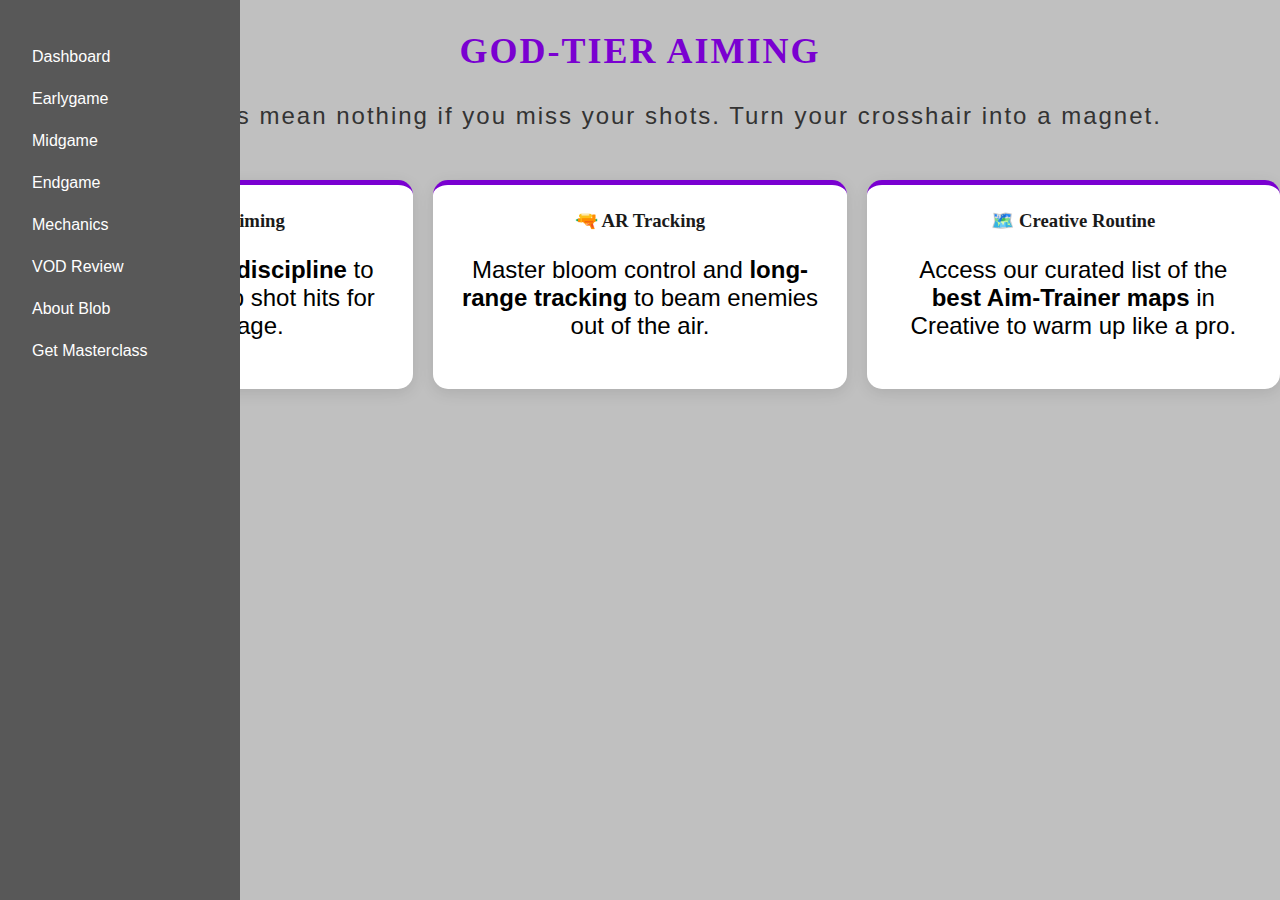
<file: Aim.html>
<!DOCTYPE html>
<html lang="de">
<head>
    <meta charset="UTF-8">
    <meta name="viewport" content="width=device-width, initial-scale=1.0">
    <link rel="stylesheet" href="style.css">
    <link rel="icon" href="favicon.jpg" type="image/x-icon">
    <title>Earlygame</title>
</head>
<body>
 
<nav class="sidebar">
    <ul>
        <li><a href="index.html">Dashboard</a></li>
        <li><a href="EarlyGame.html">Earlygame</a></li>
        <li><a href="MidGame.html">Midgame</a></li>
        <li><a href="EndGame.html">Endgame</a></li>
        <li><a href="Mechanics.html">Mechanics</a></li>
        <li><a href="VODReview.html">VOD Review</a></li>
        <li><a href="Blob.html">About Blob</a></li>
        <li><a href="BuyNow.html">Get Masterclass</a></li>
    </ul>
</nav>
 
<section class="welcome-section">
    <h2>God-Tier Aiming</h2>
    <p>Mechanics mean nothing if you miss your shots. Turn your crosshair into a magnet.</p>
</section>
<section class="features">
    <div class="feature-card">
        <h3>🎯 Shotgun Timing</h3>
        <p>Train your <strong>trigger discipline</strong> to ensure every pump shot hits for 150+ damage.</p>
    </div>
    <div class="feature-card">
        <h3>🔫 AR Tracking</h3>
        <p>Master bloom control and <strong>long-range tracking</strong> to beam enemies out of the air.</p>
    </div>
    <div class="feature-card">
        <h3>🗺️ Creative Routine</h3>
        <p>Access our curated list of the <strong>best Aim-Trainer maps</strong> in Creative to warm up like a pro.</p>
    </div>
</section>
 
 
</body>
</html>
</file>
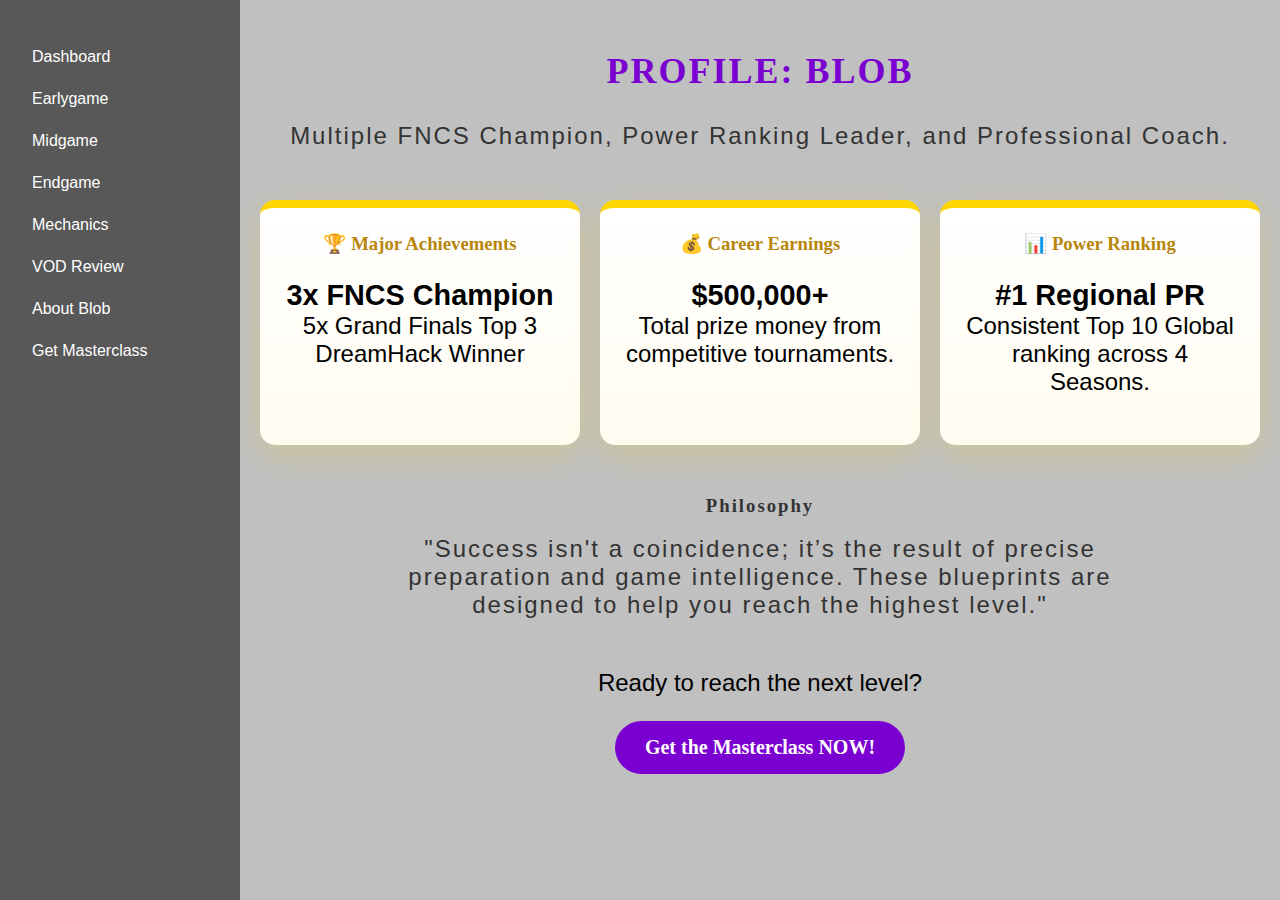
<file: Blob.html>
<!DOCTYPE html>
<html lang="en">
<head>
    <meta charset="UTF-8">
    <meta name="viewport" content="width=device-width, initial-scale=1.0">
    <link rel="stylesheet" href="style.css">
    <link rel="icon" href="favicon.jpg" type="image/x-icon">
    <title>About Blob | FNCS Champion</title>
</head>
<body>
 
<nav class="sidebar">
    <ul>
        <li><a href="index.html">Dashboard</a></li>
        <li><a href="EarlyGame.html">Earlygame</a></li>
        <li><a href="MidGame.html">Midgame</a></li>
        <li><a href="EndGame.html">Endgame</a></li>
        <li><a href="Mechanics.html">Mechanics</a></li>
        <li><a href="VODReview.html">VOD Review</a></li>
        <li><a href="Blob.html">About Blob</a></li>
        <li><a href="BuyNow.html">Get Masterclass</a></li>
    </ul>
</nav>
 
<div class="main-content">
    <section class="welcome-section">
        <h2>PROFILE: BLOB</h2>
        <p>Multiple FNCS Champion, Power Ranking Leader, and Professional Coach.</p>
    </section>
 
    <section class="features">
        <div class="feature-card highlight">
            <h3>🏆 Major Achievements</h3>
            <p><strong>3x FNCS Champion</strong><br>
               5x Grand Finals Top 3<br>
               DreamHack Winner</p>
        </div>
        <div class="feature-card highlight">
            <h3>💰 Career Earnings</h3>
            <p><strong>$500,000+</strong><br>
               Total prize money from competitive tournaments.</p>
        </div>
        <div class="feature-card highlight">
            <h3>📊 Power Ranking</h3>
            <p><strong>#1 Regional PR</strong><br>
               Consistent Top 10 Global ranking across 4 Seasons.</p>
        </div>
    </section>
 
    <section class="welcome-section" style="margin-top: 50px;">
        <h3>Philosophy</h3>
        <p style="max-width: 800px; margin: 0 auto;">
            "Success isn't a coincidence; it’s the result of precise preparation and game intelligence.
            These blueprints are designed to help you reach the highest level."
        </p>
    </section>
 
    <div class="cta-area">
        <p>Ready to reach the next level?</p>
        <a href="BuyNow.html" class="start-button">Get the Masterclass NOW!</a>
    </div>
</div>
 
</body>
</html>
</file>
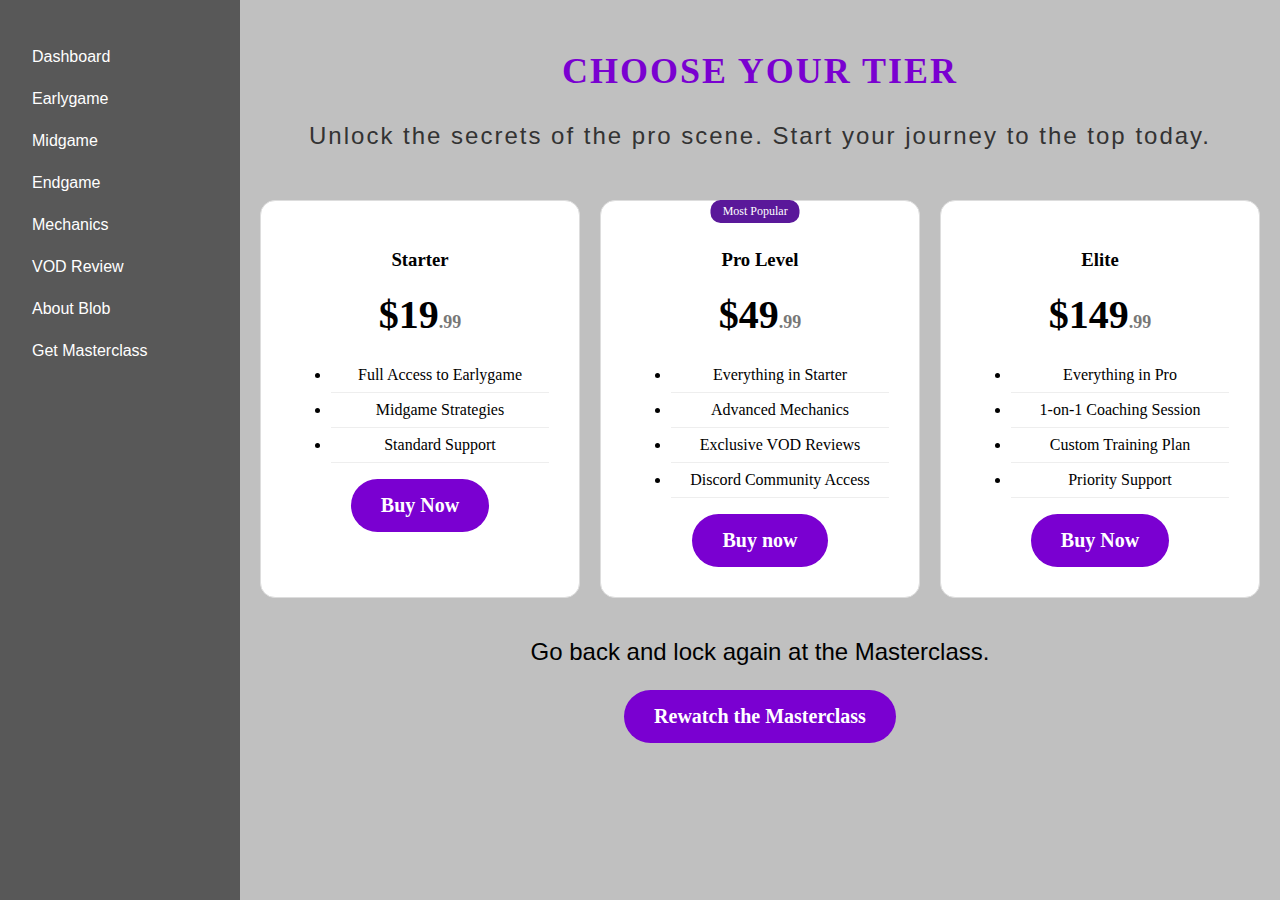
<file: BuyNow.html>
<!DOCTYPE html>
<html lang="en">
<head>
    <meta charset="UTF-8">
    <meta name="viewport" content="width=device-width, initial-scale=1.0">
    <link rel="stylesheet" href="style.css">
    <link rel="icon" href="favicon.jpg" type="image/x-icon">
    <title>Get the Masterclass | Blob</title>
</head>
<body>
 
<nav class="sidebar">
    <ul>
        <li><a href="index.html">Dashboard</a></li>
        <li><a href="EarlyGame.html">Earlygame</a></li>
        <li><a href="MidGame.html">Midgame</a></li>
        <li><a href="EndGame.html">Endgame</a></li>
        <li><a href="Mechanics.html">Mechanics</a></li>
        <li><a href="VODReview.html">VOD Review</a></li>
        <li><a href="Blob.html">About Blob</a></li>
        <li><a href="BuyNow.html">Get Masterclass</a></li>
    </ul>
</nav>
 
<div class="main-content">
    <section class="welcome-section">
        <h2>Choose Your Tier</h2>
        <p>Unlock the secrets of the pro scene. Start your journey to the top today.</p>
    </section>
 
    <div class="features">
 
        <div class="pricing-card">
            <h3>Starter</h3>
            <div class="price">$19<span>.99</span></div>
            <ul class="price-list">
                <li>Full Access to Earlygame</li>
                <li>Midgame Strategies</li>
                <li>Standard Support</li>
            </ul>
            <a href="#" class="start-button small">Buy Now</a>
        </div>
 
        <div class="pricing-card premium">
            <div class="tag">Most Popular</div>
            <h3>Pro Level</h3>
            <div class="price">$49<span>.99</span></div>
            <ul class="price-list">
                <li>Everything in Starter</li>
                <li>Advanced Mechanics</li>
                <li>Exclusive VOD Reviews</li>
                <li>Discord Community Access</li>
            </ul>
            <a href="#" class="start-button small">Buy now</a>
        </div>
 
 
        <div class="pricing-card">
            <h3>Elite</h3>
            <div class="price">$149<span>.99</span></div>
            <ul class="price-list">
                <li>Everything in Pro</li>
                <li>1-on-1 Coaching Session</li>
                <li>Custom Training Plan</li>
                <li>Priority Support</li>
            </ul>
            <a href="#" class="start-button small">Buy Now</a>
        </div>
    </div>
 
        <div class="cta-area">
        <p>Go back and lock again at the Masterclass.</p>
        <a href="index.html" class="start-button">Rewatch the Masterclass</a>
    </div>
</div>
 
</body>
</html>
</file>
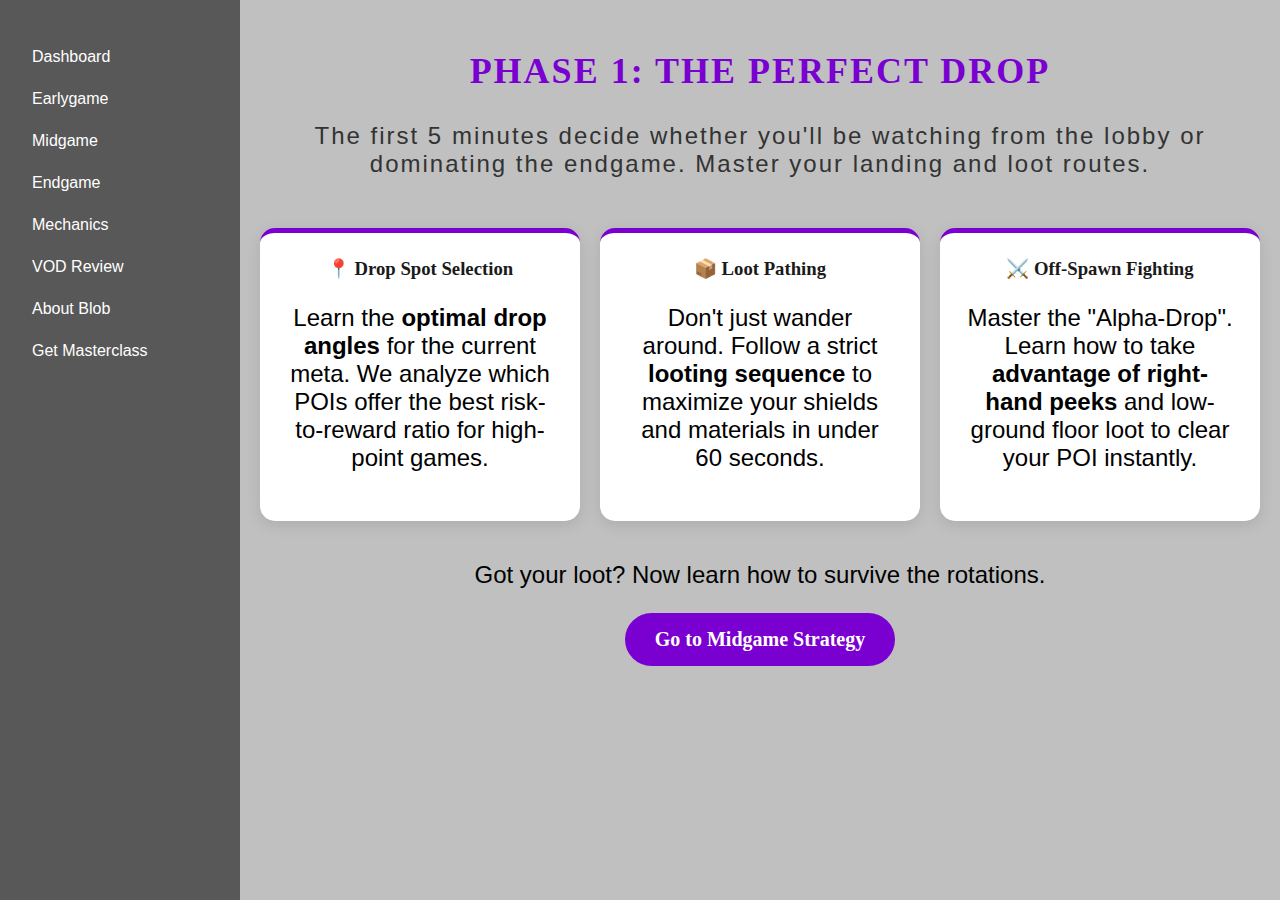
<file: EarlyGame.html>
<!DOCTYPE html>
<html lang="de">
<head>
    <meta charset="UTF-8">
    <meta name="viewport" content="width=device-width, initial-scale=1.0">
    <link rel="stylesheet" href="style.css">
    <link rel="icon" href="favicon.jpg" type="image/x-icon">
    <title>Earlygame</title>
</head>
<body>
 
<nav class="sidebar">
    <ul>
        <li><a href="index.html">Dashboard</a></li>
        <li><a href="EarlyGame.html">Earlygame</a></li>
        <li><a href="MidGame.html">Midgame</a></li>
        <li><a href="EndGame.html">Endgame</a></li>
        <li><a href="Mechanics.html">Mechanics</a></li>
        <li><a href="VODReview.html">VOD Review</a></li>
        <li><a href="Blob.html">About Blob</a></li>
        <li><a href="BuyNow.html">Get Masterclass</a></li>
    </ul>
</nav>
 
<div class="main-content">
    <section class="welcome-section">
        <h2>Phase 1: The Perfect Drop</h2>
        <p>The first 5 minutes decide whether you'll be watching from the lobby or dominating the endgame. Master your landing and loot routes.</p>
    </section>
 
    <section class="features">
        <div class="feature-card">
            <h3>📍 Drop Spot Selection</h3>
            <p>Learn the <strong>optimal drop angles</strong> for the current meta. We analyze which POIs offer the best risk-to-reward ratio for high-point games.</p>
        </div>
        <div class="feature-card">
            <h3>📦 Loot Pathing</h3>
            <p>Don't just wander around. Follow a strict <strong>looting sequence</strong> to maximize your shields and materials in under 60 seconds.</p>
        </div>
        <div class="feature-card">
            <h3>⚔️ Off-Spawn Fighting</h3>
            <p>Master the "Alpha-Drop". Learn how to take <strong>advantage of right-hand peeks</strong> and low-ground floor loot to clear your POI instantly.</p>
        </div>
    </section>
 
    <div class="cta-area">
        <p>Got your loot? Now learn how to survive the rotations.</p>
        <a href="MidGame.html" class="start-button">Go to Midgame Strategy</a>
    </div>
</div>
 
</body>
</html>
</file>
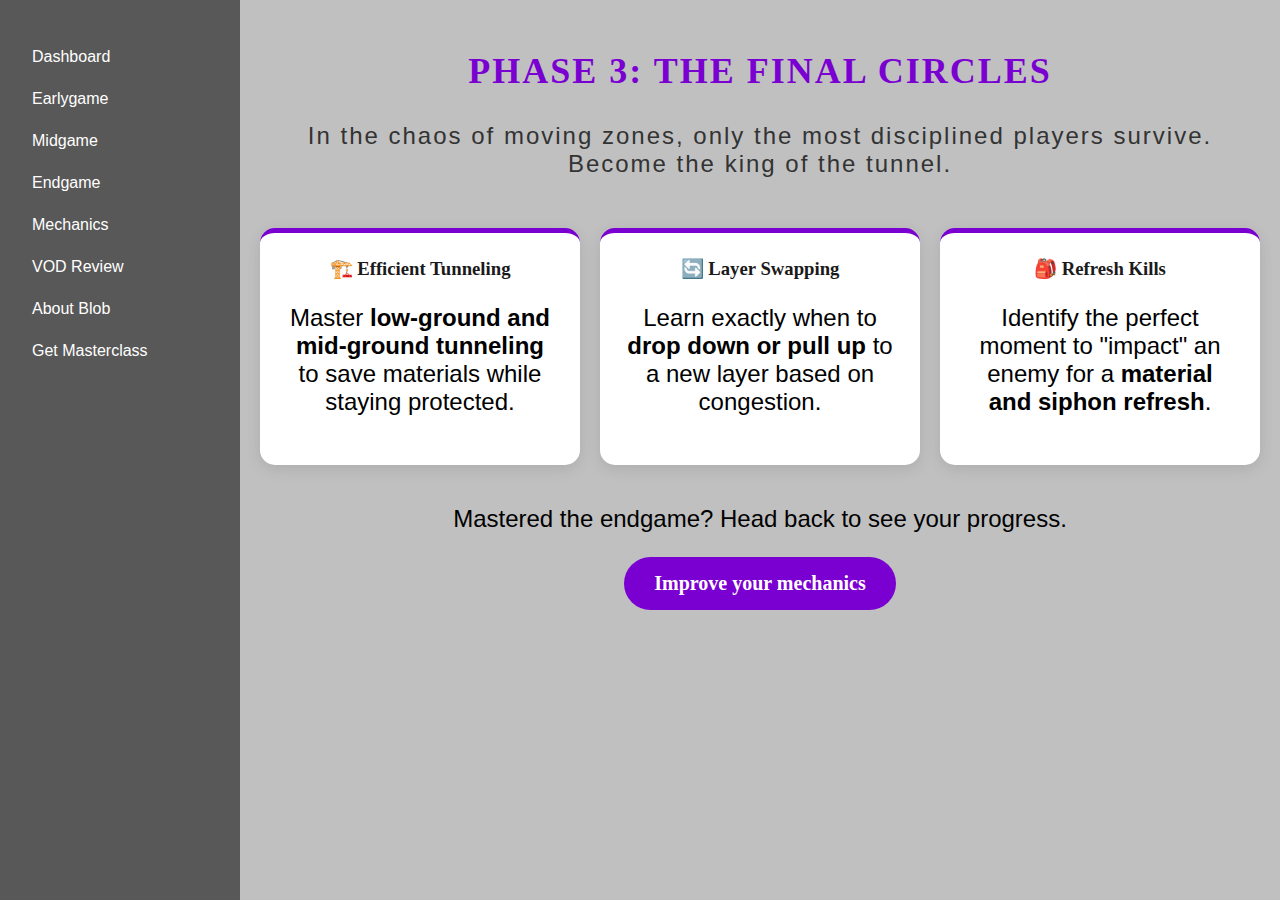
<file: EndGame.html>
<!DOCTYPE html>
<html lang="de">
<head>
    <meta charset="UTF-8">
    <meta name="viewport" content="width=device-width, initial-scale=1.0">
    <link rel="stylesheet" href="style.css">
    <link rel="icon" href="favicon.jpg" type="image/x-icon">
    <title>Endgame Strategy</title>
</head>
<body>
 
<nav class="sidebar">
    <ul>
        <li><a href="index.html">Dashboard</a></li>
        <li><a href="EarlyGame.html">Earlygame</a></li>
        <li><a href="MidGame.html">Midgame</a></li>
        <li><a href="EndGame.html">Endgame</a></li>
        <li><a href="Mechanics.html">Mechanics</a></li>
        <li><a href="VODReview.html">VOD Review</a></li>
        <li><a href="Blob.html">About Blob</a></li>
        <li><a href="BuyNow.html">Get Masterclass</a></li>
    </ul>
</nav>
 
<div class="main-content">
    <section class="welcome-section">
        <h2>Phase 3: The Final Circles</h2>
        <p>In the chaos of moving zones, only the most disciplined players survive. Become the king of the tunnel.</p>
    </section>
 
    <section class="features">
        <div class="feature-card">
            <h3>🏗️ Efficient Tunneling</h3>
            <p>Master <strong>low-ground and mid-ground tunneling</strong> to save materials while staying protected.</p>
        </div>
        <div class="feature-card">
            <h3>🔄 Layer Swapping</h3>
            <p>Learn exactly when to <strong>drop down or pull up</strong> to a new layer based on congestion.</p>
        </div>
        <div class="feature-card">
            <h3>🎒 Refresh Kills</h3>
            <p>Identify the perfect moment to "impact" an enemy for a <strong>material and siphon refresh</strong>.</p>
        </div>
    </section>
 
    <div class="cta-area">
        <p>Mastered the endgame? Head back to see your progress.</p>
        <a href="Mechanics.html" class="start-button">Improve your mechanics</a>
    </div>
</div>
 
</body>
</html>
</file>
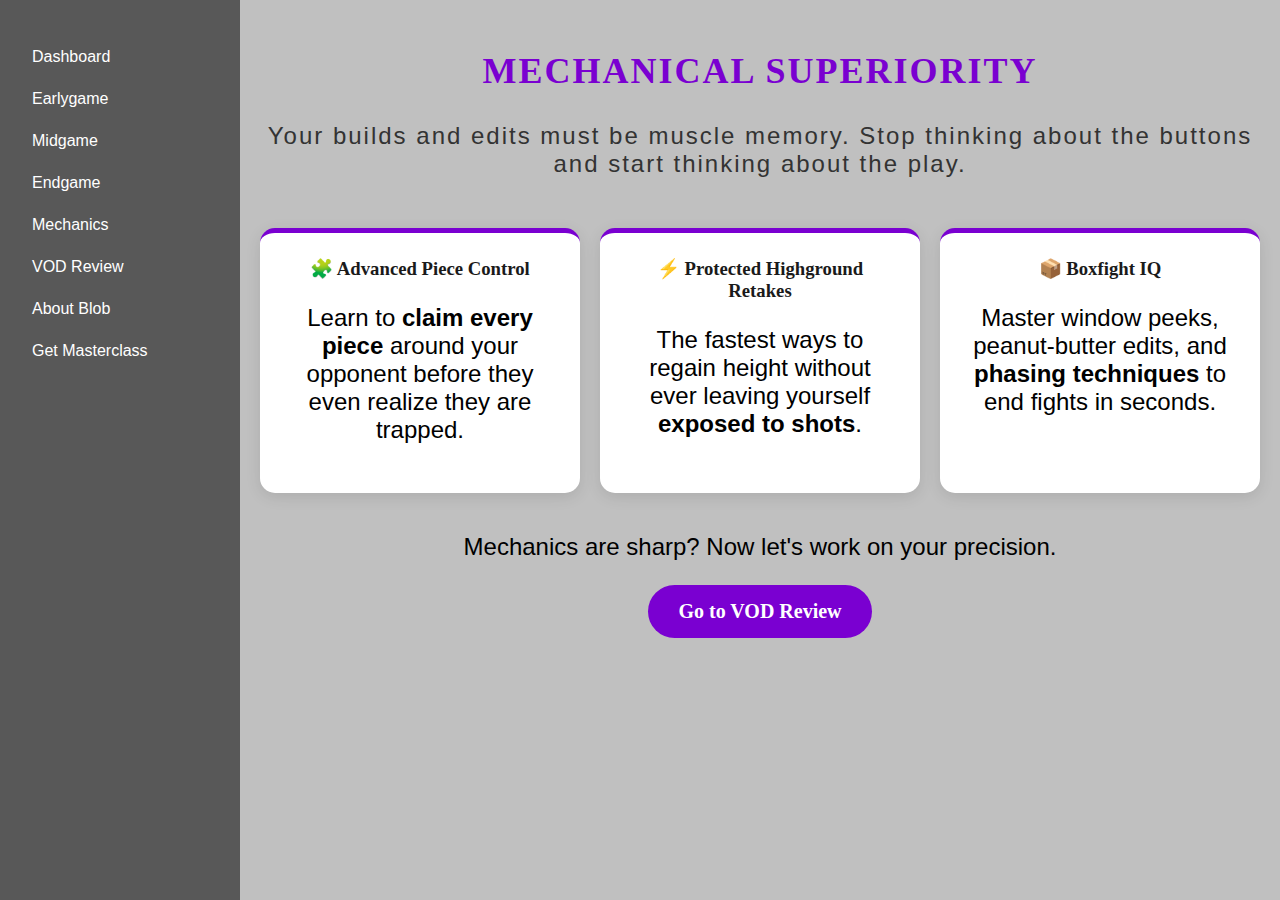
<file: Mechanics.html>
<!DOCTYPE html>
<html lang="de">
<head>
    <meta charset="UTF-8">
    <meta name="viewport" content="width=device-width, initial-scale=1.0">
    <link rel="stylesheet" href="style.css">
    <link rel="icon" href="favicon.jpg" type="image/x-icon">
    <title>Mechanics Training</title>
</head>
<body>
 
<nav class="sidebar">
    <ul>
        <li><a href="index.html">Dashboard</a></li>
        <li><a href="EarlyGame.html">Earlygame</a></li>
        <li><a href="MidGame.html">Midgame</a></li>
        <li><a href="EndGame.html">Endgame</a></li>
        <li><a href="Mechanics.html">Mechanics</a></li>
        <li><a href="VODReview.html">VOD Review</a></li>
        <li><a href="Blob.html">About Blob</a></li>
        <li><a href="BuyNow.html">Get Masterclass</a></li>
    </ul>
</nav>
 
<div class="main-content">
    <section class="welcome-section">
        <h2>Mechanical Superiority</h2>
        <p>Your builds and edits must be muscle memory. Stop thinking about the buttons and start thinking about the play.</p>
    </section>
 
    <section class="features">
        <div class="feature-card">
            <h3>🧩 Advanced Piece Control</h3>
            <p>Learn to <strong>claim every piece</strong> around your opponent before they even realize they are trapped.</p>
        </div>
        <div class="feature-card">
            <h3>⚡ Protected Highground Retakes</h3>
            <p>The fastest ways to regain height without ever leaving yourself <strong>exposed to shots</strong>.</p>
        </div>
        <div class="feature-card">
            <h3>📦 Boxfight IQ</h3>
            <p>Master window peeks, peanut-butter edits, and <strong>phasing techniques</strong> to end fights in seconds.</p>
        </div>
    </section>
 
    <div class="cta-area">
        <p>Mechanics are sharp? Now let's work on your precision.</p>
        <a href="VODReview.html" class="start-button">Go to VOD Review</a>
    </div>
</div>
 
</body>
</html>
</file>
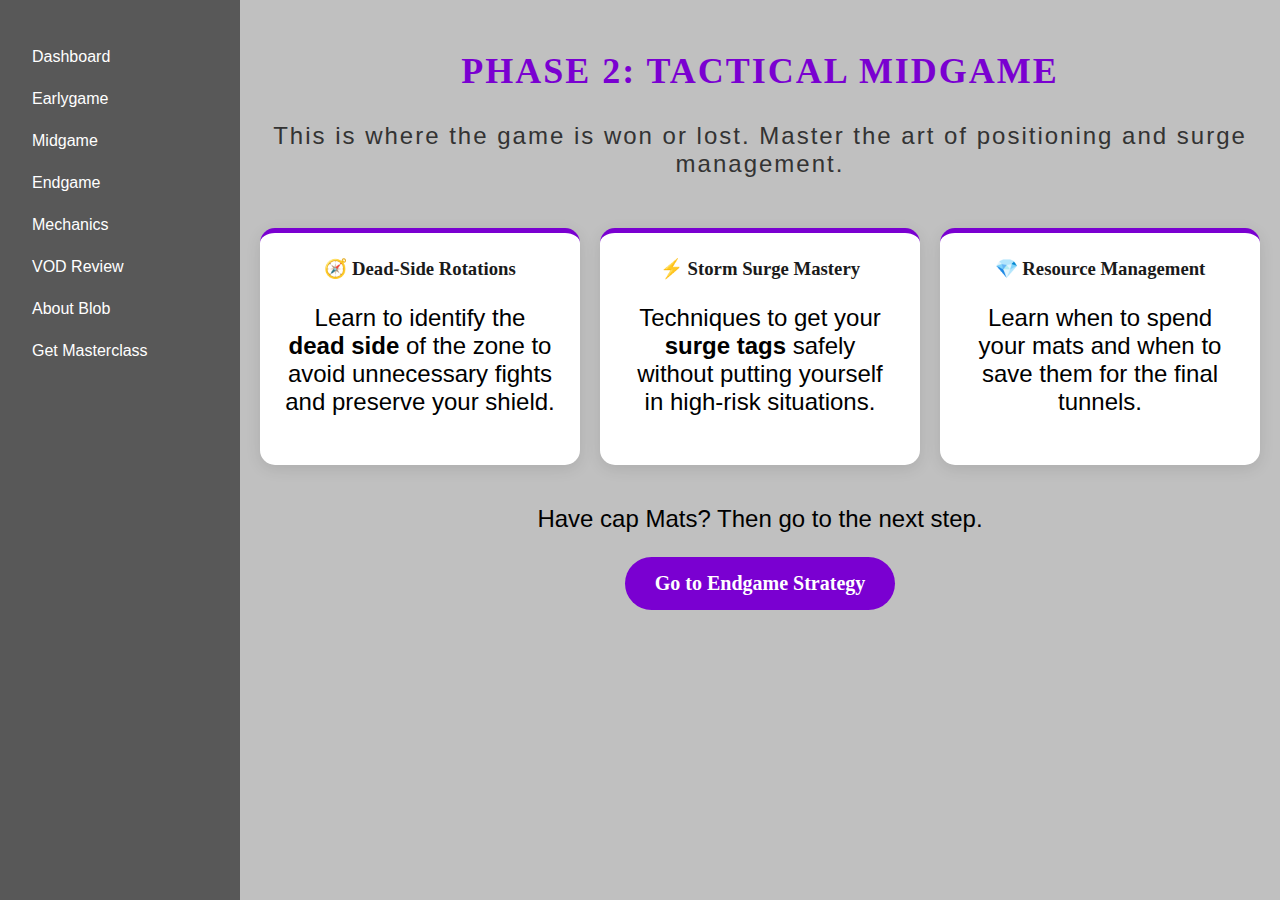
<file: MidGame.html>
<!DOCTYPE html>
<html lang="en">
<head>
    <meta charset="UTF-8">
    <meta name="viewport" content="width=device-width, initial-scale=1.0">
    <link rel="stylesheet" href="style.css">
    <link rel="icon" href="favicon.jpg" type="image/x-icon">
    <title>Midgame Strategy</title>
</head>
<body>
 
<nav class="sidebar">
    <ul>
        <li><a href="index.html">Dashboard</a></li>
        <li><a href="EarlyGame.html">Earlygame</a></li>
        <li><a href="MidGame.html">Midgame</a></li>
        <li><a href="EndGame.html">Endgame</a></li>
        <li><a href="Mechanics.html">Mechanics</a></li>
        <li><a href="VODReview.html">VOD Review</a></li>
        <li><a href="Blob.html">About Blob</a></li>
        <li><a href="BuyNow.html">Get Masterclass</a></li>
    </ul>
</nav>
 
<div class="main-content">
    <section class="welcome-section">
        <h2>Phase 2: Tactical Midgame</h2>
        <p>This is where the game is won or lost. Master the art of positioning and surge management.</p>
    </section>
 
    <section class="features">
        <div class="feature-card">
            <h3>🧭 Dead-Side Rotations</h3>
            <p>Learn to identify the <strong>dead side</strong> of the zone to avoid unnecessary fights and preserve your shield.</p>
        </div>
        <div class="feature-card">
            <h3>⚡ Storm Surge Mastery</h3>
            <p>Techniques to get your <strong>surge tags</strong> safely without putting yourself in high-risk situations.</p>
        </div>
        <div class="feature-card">
            <h3>💎 Resource Management</h3>
            <p>Learn when to spend your mats and when to save them for the final tunnels.</p>
        </div>
    </section>
 
    <div class="cta-area">
        <p>Have cap Mats? Then go to the next step.</p>
        <a href="EndGame.html" class="start-button">Go to Endgame Strategy</a>
    </div>
</div>
 
</body>
</html>
</file>
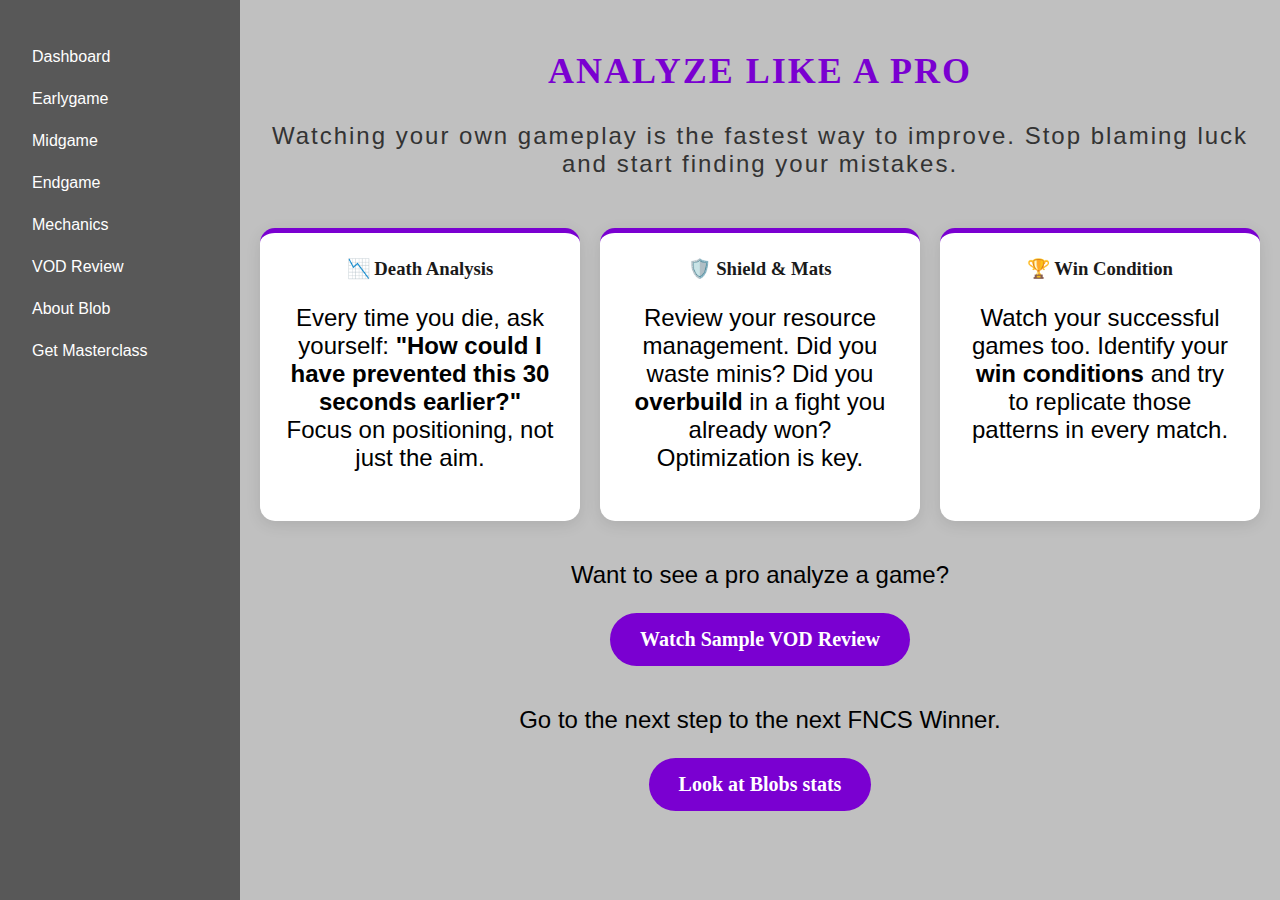
<file: VODReview.html>
<!DOCTYPE html>
<html lang="en">
<head>
    <meta charset="UTF-8">
    <meta name="viewport" content="width=device-width, initial-scale=1.0">
    <link rel="stylesheet" href="style.css">
    <link rel="icon" href="favicon.jpg" type="image/x-icon">
    <title>VOD Review | Masterclass</title>
</head>
<body>
 
<nav class="sidebar">
    <ul>
        <li><a href="index.html">Dashboard</a></li>
        <li><a href="EarlyGame.html">Earlygame</a></li>
        <li><a href="MidGame.html">Midgame</a></li>
        <li><a href="EndGame.html">Endgame</a></li>
        <li><a href="Mechanics.html">Mechanics</a></li>
        <li><a href="VODReview.html">VOD Review</a></li>
        <li><a href="Blob.html">About Blob</a></li>
        <li><a href="BuyNow.html">Get Masterclass</a></li>
    </ul>
</nav>
 
<div class="main-content">
    <section class="welcome-section">
        <h2>Analyze Like a Pro</h2>
        <p>Watching your own gameplay is the fastest way to improve. Stop blaming luck and start finding your mistakes.</p>
    </section>
 
    <section class="features">
        <div class="feature-card">
            <h3>📉 Death Analysis</h3>
            <p>Every time you die, ask yourself: <strong>"How could I have prevented this 30 seconds earlier?"</strong> Focus on positioning, not just the aim.</p>
        </div>
        <div class="feature-card">
            <h3>🛡️ Shield & Mats</h3>
            <p>Review your resource management. Did you waste minis? Did you <strong>overbuild</strong> in a fight you already won? Optimization is key.</p>
        </div>
        <div class="feature-card">
            <h3>🏆 Win Condition</h3>
            <p>Watch your successful games too. Identify your <strong>win conditions</strong> and try to replicate those patterns in every match.</p>
        </div>
    </section>
 
    <div class="cta-area">
        <p>Want to see a pro analyze a game?</p>
        <a href="https://www.youtube.com" target="_blank" class="start-button">Watch Sample VOD Review</a>
    </div>
 
    <div class="cta-area2">
        <p>Go to the next step to the next FNCS Winner.</p>
        <a href="Blob.html" class="start-button">Look at Blobs stats</a>
    </div>
</div>
 
</body>
</html>
</file>
<file: style.css>
body {
    margin: 0;
    padding: 0;
    background-color: rgb(192, 192, 192);
}
 
.main-content {
    margin-left: 240px;
    padding: 20px;
}
 
.WelcomeTitle {
    text-align: center;
    font-size: 54px;
    font-family: 'Segoe UI', Tahoma, Geneva, Verdana, sans-serif;
}
 
p {
    text-align: center;
    font-size: 24px;
    font-family: Arial, Helvetica, sans-serif;
}
 
.sidebar {
    position: fixed;
    left: 0;
    top: 0;
    width: 200px;
    height: 100%;
    background-color: rgb(88, 88, 88);
    padding: 20px;
}
 
.sidebar ul {
    list-style-type: none;
    padding: 0;
}
 
.sidebar a {
    display: block;
    padding: 12px;
    text-decoration: none;
    color: rgb(255, 255, 255);
    font-family: sans-serif;
}
 
.sidebar a:hover {
    background-color: #818181;
    border-radius: 5px;
}
 
.welcome-section {
    text-align: center;
    font-family: "Luckiest Guy", cursive;
    letter-spacing: 2px;
    margin-bottom: 50px;
    color: #333;
}
 
.welcome-section h2 {
    font-size: 36px;
    color: #7a00d1;
    text-transform: uppercase;
}
 
.features {
    display: flex;
    gap: 20px;
    justify-content: space-around;
    margin-bottom: 50px;
}
 
.feature-card {
    background: white;
    padding: 25px;
    border-radius: 15px;
    box-shadow: 0 4px 15px rgba(0,0,0,0.1);
    width: 30%;
    text-align: center;
    border-top: 5px solid #7a00d1;
}
 
.feature-card h3 {
    margin-top: 0;
    color: #1a1a1a;
}
 
.cta-area {
    text-align: center;
    margin-top: 40px;
}
 
.cta-area {
    text-align: center;
    margin-top: 40px;
}
 
.cta-area2 {
    text-align: center;
    margin-top: 40px;
}
 
.start-button {
    background: #7a00d1;
    color: white;
    padding: 15px 30px;
    text-decoration: none;
    font-weight: bold;
    border-radius: 50px;
    font-size: 20px;
    transition: transform 0.2s, background 0.2s;
    display: inline-block;
}
 
.start-button:hover {
    background: #5e00a1;
    transform: scale(1.1);
    box-shadow: 0 0 20px rgba(122, 0, 209, 0.4);
}
 
 
.feature-card.highlight {
    border-top: 8px solid #ffd700;
    background: linear-gradient(180deg, #ffffff, #fffcf0);
    box-shadow: 0 10px 30px rgba(255, 215, 0, 0.2);
}
 
.feature-card.highlight h3 {
    color: #b8860b;
}
 
.feature-card.highlight strong {
    font-size: 1.2em;
    color: #000;
}
 
.pricing-wrapper {
    display: flex;
    justify-content: center;
    gap: 20px;
    flex-wrap: wrap;
    padding: 40px;
}
 
.pricing-card {
    background: #ffffff;
    border: 1px solid #ddd;
    border-radius: 15px;
    padding: 30px;
    width: 280px;
    text-align: center;
    transition: 0.3s;
}
 
.pricing-card.highlighted {
    border: 2px solid #5a189a;
    transform: scale(1.05);
    position: relative;
    box-shadow: 0 10px 25px rgba(0,0,0,0.1);
}
 
.tag {
    background: #5a189a;
    color: #fff;
    padding: 4px 12px;
    border-radius: 10px;
    font-size: 12px;
    position: absolute;
    top: 200px;
    left: 59%;
    transform: translateX(-50%);
}
 
.price {
    font-size: 40px;
    font-weight: bold;
    margin: 20px 0;
}
 
.price span {
    font-size: 18px;
    color: #777;
}
 
.features {
    list-style: none;
    padding: 0;
    margin-bottom: 25px;
    text-align: left;
}
 
.features li {
    padding: 8px 0;
    border-bottom: 1px solid #eee;
}
 
.btn {
    display: inline-block;
    padding: 10px 20px;
    text-decoration: none;
    border: 1px solid #5a189a;
    color: #5a189a;
    border-radius: 5px;
}
 
.btn-main {
    background: #5a189a;
    color: #fff;
}
</file>
